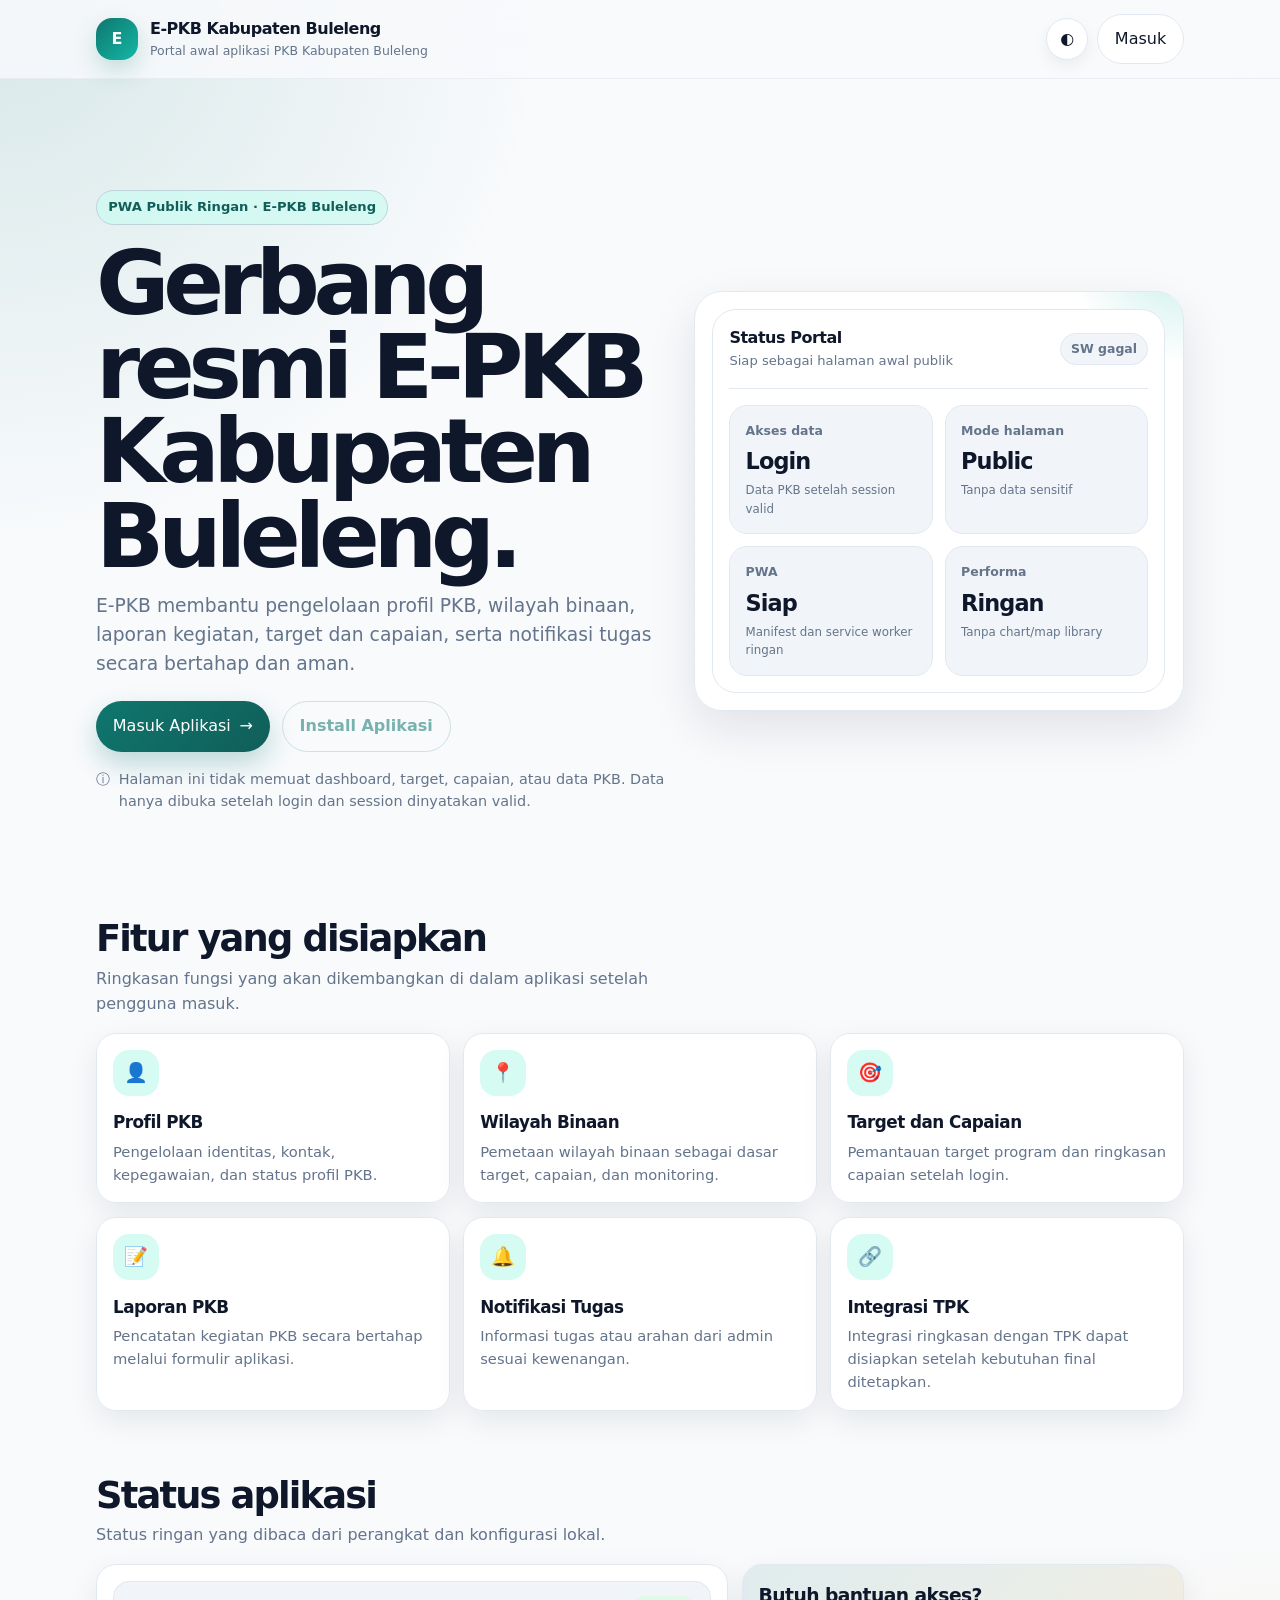
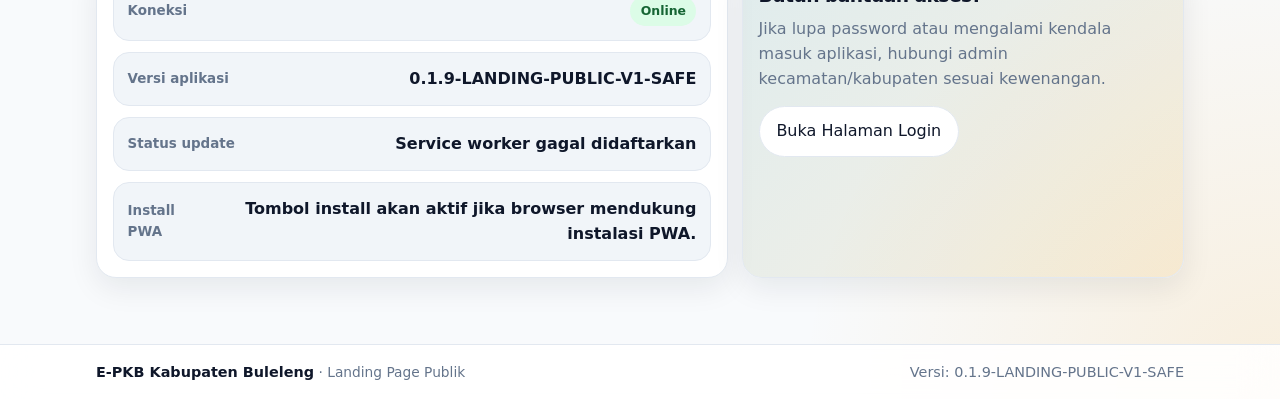
<file: landing-v1/index.html>
<!DOCTYPE html>
<html lang="id">
<head>
  <meta charset="UTF-8">
  <meta name="viewport" content="width=device-width, initial-scale=1.0, viewport-fit=cover">
  <meta name="theme-color" content="#0f766e">
  <meta name="description" content="Landing Page resmi E-PKB Kabupaten Buleleng.">
  <title>E-PKB Kabupaten Buleleng</title>

  <link rel="manifest" href="./manifest.json">
  <link rel="icon" type="image/png" sizes="192x192" href="./assets/icons/icon-192.png">
  <link rel="apple-touch-icon" href="./assets/icons/apple-touch-icon.png">
  <link rel="stylesheet" href="./css/app.css">
</head>
<body>
  <noscript>
    <div class="noscript">
      E-PKB membutuhkan JavaScript agar halaman dapat berjalan. Aktifkan JavaScript pada browser Anda.
    </div>
  </noscript>

  <div id="app" class="app-shell" aria-live="polite"></div>

  <script type="module" src="./js/app.js"></script>
</body>
</html>
</file>
<file: landing-v1/css/app.css>
:root {
  --color-primary: #0f766e;
  --color-primary-strong: #115e59;
  --color-primary-soft: #ccfbf1;
  --color-accent: #f59e0b;
  --color-bg: #f8fafc;
  --color-surface: #ffffff;
  --color-surface-soft: #f1f5f9;
  --color-text: #0f172a;
  --color-muted: #64748b;
  --color-border: #e2e8f0;
  --color-success: #15803d;
  --color-warning: #b45309;
  --color-danger: #b91c1c;
  --shadow-soft: 0 18px 48px rgba(15, 23, 42, 0.10);
  --shadow-card: 0 10px 30px rgba(15, 23, 42, 0.08);
  --radius-xl: 28px;
  --radius-lg: 20px;
  --radius-md: 14px;
  --content-max: 1120px;
  --header-height: 72px;
  --font-system: Inter, ui-sans-serif, system-ui, -apple-system, BlinkMacSystemFont, "Segoe UI", sans-serif;
}

* {
  box-sizing: border-box;
}

html {
  min-height: 100%;
  scroll-behavior: smooth;
}

body {
  min-height: 100%;
  margin: 0;
  background:
    radial-gradient(circle at top left, rgba(15, 118, 110, 0.14), transparent 34rem),
    radial-gradient(circle at bottom right, rgba(245, 158, 11, 0.13), transparent 30rem),
    var(--color-bg);
  color: var(--color-text);
  font-family: var(--font-system);
  line-height: 1.55;
  -webkit-font-smoothing: antialiased;
  text-rendering: optimizeLegibility;
}

body.dark {
  --color-bg: #020617;
  --color-surface: #0f172a;
  --color-surface-soft: #111827;
  --color-text: #e5e7eb;
  --color-muted: #94a3b8;
  --color-border: #1f2937;
  --shadow-soft: 0 18px 48px rgba(0, 0, 0, 0.30);
  --shadow-card: 0 10px 30px rgba(0, 0, 0, 0.24);
  background:
    radial-gradient(circle at top left, rgba(20, 184, 166, 0.18), transparent 34rem),
    radial-gradient(circle at bottom right, rgba(245, 158, 11, 0.14), transparent 30rem),
    var(--color-bg);
}

a {
  color: inherit;
  text-decoration: none;
}

button,
a.button {
  font: inherit;
}

.app-shell {
  min-height: 100vh;
}

.noscript {
  margin: 1rem;
  padding: 1rem;
  border: 1px solid #fecaca;
  background: #fef2f2;
  color: #991b1b;
  border-radius: 12px;
}

.app-header {
  position: sticky;
  top: 0;
  z-index: 40;
  min-height: var(--header-height);
  background: color-mix(in srgb, var(--color-bg) 86%, transparent);
  border-bottom: 1px solid color-mix(in srgb, var(--color-border) 70%, transparent);
  backdrop-filter: blur(18px);
}

.app-header__inner {
  max-width: var(--content-max);
  margin: 0 auto;
  padding: 0.85rem 1rem;
  display: flex;
  align-items: center;
  justify-content: space-between;
  gap: 0.9rem;
}

.brand {
  display: flex;
  align-items: center;
  gap: 0.75rem;
  min-width: 0;
}

.brand__mark {
  width: 42px;
  height: 42px;
  border-radius: 16px;
  display: grid;
  place-items: center;
  background: linear-gradient(135deg, var(--color-primary), #14b8a6);
  color: white;
  font-weight: 900;
  box-shadow: 0 10px 24px rgba(15, 118, 110, 0.22);
  flex: 0 0 auto;
}

.brand__text {
  min-width: 0;
}

.brand__title {
  font-weight: 850;
  letter-spacing: -0.03em;
  white-space: nowrap;
  overflow: hidden;
  text-overflow: ellipsis;
}

.brand__subtitle {
  color: var(--color-muted);
  font-size: 0.78rem;
  margin-top: -0.05rem;
  white-space: nowrap;
  overflow: hidden;
  text-overflow: ellipsis;
}

.header-actions {
  display: flex;
  align-items: center;
  gap: 0.55rem;
  flex: 0 0 auto;
}

.icon-button {
  width: 42px;
  height: 42px;
  border: 1px solid var(--color-border);
  border-radius: 999px;
  background: var(--color-surface);
  color: var(--color-text);
  cursor: pointer;
  display: grid;
  place-items: center;
  box-shadow: 0 6px 16px rgba(15, 23, 42, 0.06);
  transition: transform 0.18s ease, border-color 0.18s ease;
}

.icon-button:hover {
  transform: translateY(-1px);
  border-color: color-mix(in srgb, var(--color-primary) 50%, var(--color-border));
}

.button {
  border: 0;
  border-radius: 999px;
  min-height: 44px;
  padding: 0.75rem 1.05rem;
  font-weight: 780;
  cursor: pointer;
  display: inline-flex;
  gap: 0.55rem;
  align-items: center;
  justify-content: center;
  transition: transform 0.18s ease, box-shadow 0.18s ease, background 0.18s ease;
}

.button:hover {
  transform: translateY(-1px);
}

.button--primary {
  background: linear-gradient(135deg, var(--color-primary), var(--color-primary-strong));
  color: #fff;
  box-shadow: 0 12px 26px rgba(15, 118, 110, 0.25);
}

.button--secondary {
  background: var(--color-surface);
  border: 1px solid var(--color-border);
  color: var(--color-text);
}

.button--ghost {
  background: transparent;
  color: var(--color-primary);
  border: 1px solid color-mix(in srgb, var(--color-primary) 26%, var(--color-border));
}

.button:disabled {
  opacity: 0.55;
  cursor: not-allowed;
  transform: none;
}

.main {
  max-width: var(--content-max);
  margin: 0 auto;
  padding: 1.2rem 1rem 2rem;
}

.hero {
  min-height: calc(100vh - var(--header-height) - 2.4rem);
  display: grid;
  grid-template-columns: minmax(0, 1.08fr) minmax(300px, 0.92fr);
  gap: 1.4rem;
  align-items: center;
  padding: 2.2rem 0 1.2rem;
}

.hero__content,
.hero__panel,
.card,
.status-panel,
.help-panel {
  animation: fadeUp 0.48s ease both;
}

.eyebrow {
  display: inline-flex;
  align-items: center;
  gap: 0.45rem;
  padding: 0.4rem 0.7rem;
  border-radius: 999px;
  background: color-mix(in srgb, var(--color-primary-soft) 72%, transparent);
  color: var(--color-primary-strong);
  font-weight: 780;
  font-size: 0.82rem;
  border: 1px solid color-mix(in srgb, var(--color-primary) 18%, var(--color-border));
}

body.dark .eyebrow {
  color: #99f6e4;
  background: rgba(20, 184, 166, 0.12);
}

.hero h1 {
  margin: 1rem 0 0.8rem;
  font-size: clamp(2.35rem, 7vw, 5.6rem);
  line-height: 0.94;
  letter-spacing: -0.07em;
}

.hero p {
  max-width: 680px;
  color: var(--color-muted);
  font-size: clamp(1rem, 2vw, 1.17rem);
  margin: 0;
}

.hero__actions {
  display: flex;
  flex-wrap: wrap;
  gap: 0.75rem;
  margin-top: 1.45rem;
}

.hero__note {
  display: flex;
  align-items: flex-start;
  gap: 0.55rem;
  color: var(--color-muted);
  font-size: 0.9rem;
  margin-top: 1rem;
  max-width: 620px;
}

.hero__panel {
  background: linear-gradient(180deg, color-mix(in srgb, var(--color-surface) 88%, transparent), var(--color-surface));
  border: 1px solid var(--color-border);
  border-radius: var(--radius-xl);
  padding: 1.1rem;
  box-shadow: var(--shadow-soft);
  position: relative;
  overflow: hidden;
}

.hero__panel::before {
  content: "";
  position: absolute;
  inset: -40% -25% auto auto;
  width: 240px;
  height: 240px;
  background: radial-gradient(circle, rgba(20, 184, 166, 0.26), transparent 70%);
  pointer-events: none;
}

.preview-card {
  position: relative;
  border-radius: 24px;
  background: var(--color-surface);
  border: 1px solid var(--color-border);
  padding: 1rem;
  overflow: hidden;
}

.preview-card__top {
  display: flex;
  align-items: center;
  justify-content: space-between;
  gap: 0.75rem;
  padding-bottom: 1rem;
  border-bottom: 1px solid var(--color-border);
}

.preview-card__title {
  font-weight: 850;
  letter-spacing: -0.03em;
}

.preview-card__subtitle {
  color: var(--color-muted);
  font-size: 0.82rem;
}

.kpi-grid {
  display: grid;
  grid-template-columns: repeat(2, minmax(0, 1fr));
  gap: 0.75rem;
  margin-top: 1rem;
}

.kpi {
  border-radius: 18px;
  background: var(--color-surface-soft);
  border: 1px solid var(--color-border);
  padding: 0.95rem;
}

.kpi__label {
  color: var(--color-muted);
  font-size: 0.78rem;
  font-weight: 720;
}

.kpi__value {
  margin-top: 0.25rem;
  font-size: 1.4rem;
  font-weight: 900;
  letter-spacing: -0.04em;
}

.kpi__caption {
  margin-top: 0.15rem;
  color: var(--color-muted);
  font-size: 0.74rem;
}

.section {
  padding: 2.1rem 0;
}

.section__header {
  display: flex;
  align-items: end;
  justify-content: space-between;
  gap: 1rem;
  margin-bottom: 1rem;
}

.section__header h2 {
  font-size: clamp(1.55rem, 3vw, 2.3rem);
  line-height: 1;
  letter-spacing: -0.05em;
  margin: 0;
}

.section__header p {
  color: var(--color-muted);
  max-width: 620px;
  margin: 0.55rem 0 0;
}

.feature-grid {
  display: grid;
  grid-template-columns: repeat(3, minmax(0, 1fr));
  gap: 0.85rem;
}

.card {
  background: color-mix(in srgb, var(--color-surface) 94%, transparent);
  border: 1px solid var(--color-border);
  border-radius: var(--radius-lg);
  padding: 1rem;
  box-shadow: var(--shadow-card);
}

.feature-card__icon {
  width: 46px;
  height: 46px;
  display: grid;
  place-items: center;
  border-radius: 16px;
  background: color-mix(in srgb, var(--color-primary-soft) 80%, transparent);
  color: var(--color-primary-strong);
  font-size: 1.2rem;
  margin-bottom: 0.85rem;
}

body.dark .feature-card__icon {
  background: rgba(20, 184, 166, 0.13);
  color: #99f6e4;
}

.feature-card h3 {
  margin: 0 0 0.35rem;
  font-size: 1.05rem;
  letter-spacing: -0.03em;
}

.feature-card p {
  color: var(--color-muted);
  margin: 0;
  font-size: 0.92rem;
}

.status-layout {
  display: grid;
  grid-template-columns: minmax(0, 1fr) minmax(280px, 0.7fr);
  gap: 0.85rem;
}

.status-panel {
  background: var(--color-surface);
  border: 1px solid var(--color-border);
  border-radius: var(--radius-lg);
  padding: 1rem;
  box-shadow: var(--shadow-card);
}

.status-list {
  display: grid;
  gap: 0.7rem;
}

.status-row {
  display: flex;
  align-items: center;
  justify-content: space-between;
  gap: 1rem;
  padding: 0.85rem;
  border: 1px solid var(--color-border);
  border-radius: 16px;
  background: var(--color-surface-soft);
}

.status-row__label {
  color: var(--color-muted);
  font-size: 0.84rem;
  font-weight: 720;
}

.status-row__value {
  font-weight: 850;
  text-align: right;
  word-break: break-word;
}

.badge {
  display: inline-flex;
  align-items: center;
  gap: 0.4rem;
  border-radius: 999px;
  padding: 0.35rem 0.65rem;
  font-weight: 850;
  font-size: 0.78rem;
  white-space: nowrap;
}

.badge--online {
  background: #dcfce7;
  color: #166534;
}

.badge--offline {
  background: #fee2e2;
  color: #991b1b;
}

.badge--neutral {
  background: var(--color-surface-soft);
  color: var(--color-muted);
  border: 1px solid var(--color-border);
}

.help-panel {
  background: linear-gradient(135deg, rgba(15, 118, 110, 0.10), rgba(245, 158, 11, 0.10));
  border: 1px solid var(--color-border);
  border-radius: var(--radius-lg);
  padding: 1rem;
  box-shadow: var(--shadow-card);
}

.help-panel h3 {
  margin: 0 0 0.45rem;
  letter-spacing: -0.03em;
}

.help-panel p {
  color: var(--color-muted);
  margin: 0;
}

.help-panel .button {
  margin-top: 0.9rem;
}

.app-footer {
  border-top: 1px solid var(--color-border);
  background: color-mix(in srgb, var(--color-surface) 88%, transparent);
  backdrop-filter: blur(18px);
}

.app-footer__inner {
  max-width: var(--content-max);
  margin: 0 auto;
  padding: 1rem;
  display: flex;
  align-items: center;
  justify-content: space-between;
  gap: 0.9rem;
  color: var(--color-muted);
  font-size: 0.9rem;
}

.footer-brand {
  color: var(--color-text);
  font-weight: 850;
}

.small-muted {
  color: var(--color-muted);
  font-size: 0.86rem;
}

.sr-only {
  position: absolute;
  width: 1px;
  height: 1px;
  overflow: hidden;
  clip: rect(0, 0, 0, 0);
  white-space: nowrap;
}

@keyframes fadeUp {
  from {
    opacity: 0;
    transform: translateY(14px);
  }
  to {
    opacity: 1;
    transform: translateY(0);
  }
}

@media (max-width: 860px) {
  .hero {
    min-height: auto;
    grid-template-columns: 1fr;
    padding-top: 1.4rem;
  }

  .feature-grid,
  .status-layout {
    grid-template-columns: 1fr;
  }

  .section__header {
    display: block;
  }
}

@media (max-width: 620px) {
  .app-header__inner {
    padding: 0.75rem;
  }

  .brand__subtitle {
    display: none;
  }

  .header-actions .button--secondary {
    display: none;
  }

  .main {
    padding-inline: 0.78rem;
  }

  .hero h1 {
    font-size: clamp(2.25rem, 14vw, 3.9rem);
  }

  .hero__actions {
    display: grid;
    grid-template-columns: 1fr;
  }

  .button {
    width: 100%;
  }

  .kpi-grid {
    grid-template-columns: 1fr;
  }

  .status-row {
    align-items: flex-start;
    flex-direction: column;
    gap: 0.35rem;
  }

  .status-row__value {
    text-align: left;
  }

  .app-footer__inner {
    display: block;
  }

  .app-footer__inner > div + div {
    margin-top: 0.4rem;
  }
}

@media (prefers-reduced-motion: reduce) {
  html {
    scroll-behavior: auto;
  }

  *,
  *::before,
  *::after {
    animation: none !important;
    transition: none !important;
  }
}
</file>
